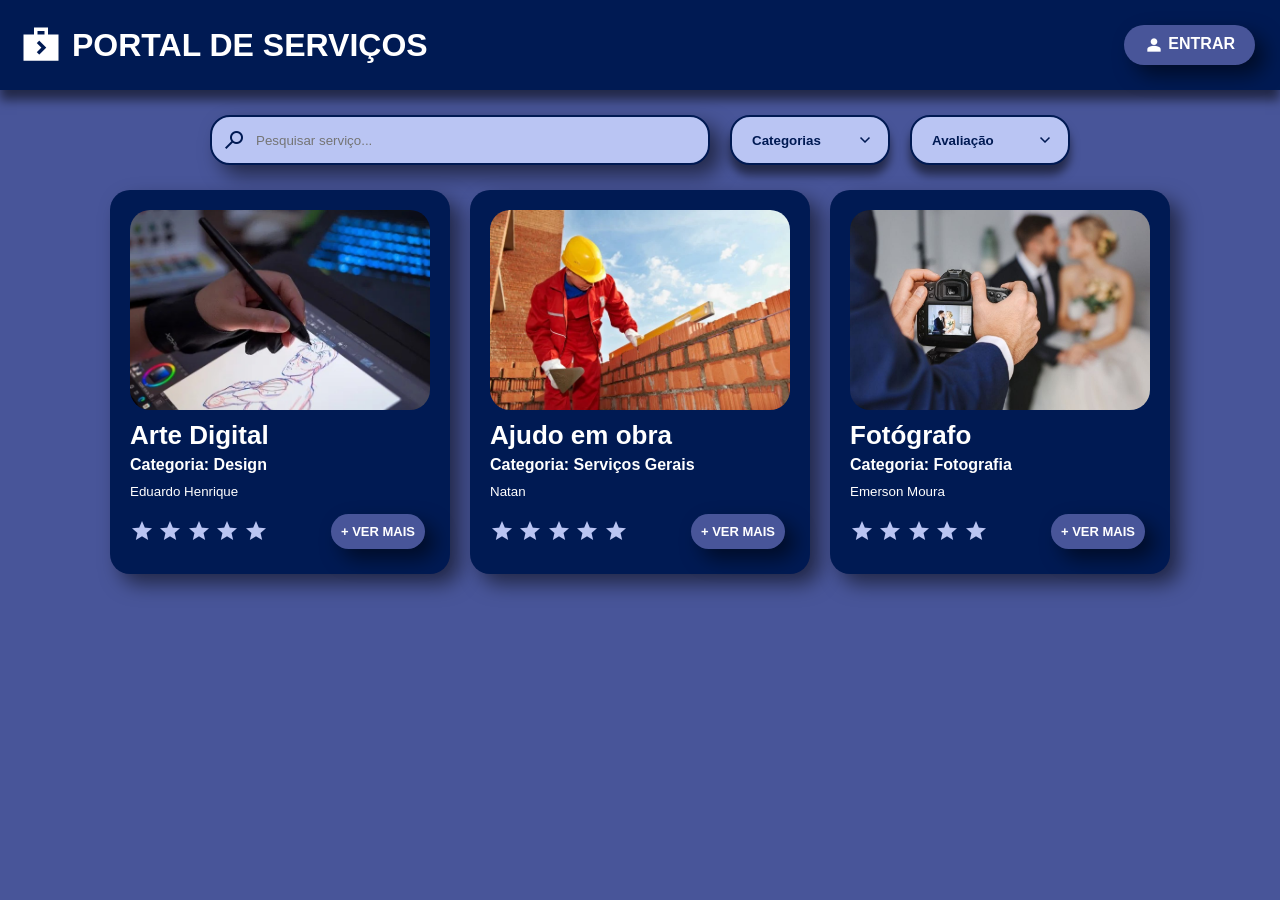
<file: index.html>
<!DOCTYPE html>
<html lang="pt-br">
<head>
    <meta charset="UTF-8">
    <meta name="viewport" content="width=device-width, initial-scale=1.0">
    <title>Portal de Serviços</title>
    <link rel="stylesheet" href="style/style.css">
    <link rel="shortcut icon" href="/img/favicon.svg" type="image/x-icon">
    <link rel="stylesheet" href="https://fonts.googleapis.com/css2?family=Material+Symbols+Outlined:opsz,wght,FILL,GRAD@20..48,100..700,0..1,-50..200&" />
</head>
<body>
    <header>
        <div class="title-wrapper">
            <span class="material-symbols-outlined" id="logo-icon">next_week</span>
            <h1 id="title-h1">PORTAL DE SERVIÇOS</h1>
        </div>
        <div class="btn-container">
            <button id="btn-enter">
                <span class="material-symbols-outlined">person</span>
                ENTRAR
            </button>
        </div>
    </header>
    <main>
        <nav>
            <div class="search-wrapper">
                <span class="material-symbols-outlined">search</span>
                <input class="search-input" id="search-input" type="text" placeholder="Pesquisar serviço...">
            </div>

            <div class="filter-container">
                <div class="select-wrapper">
                    <select name="categoria" id="categoria">
                        <option value="" selected>Categorias</option>
                        <option value="Design">Design</option>
                        <option value="Serviços Gerais">Serviços Gerais</option>
                        <option value="Fotografia">Fotografia</option>
                    </select>
                </div>

                <div class="select-wrapper">
                    <select name="estrelas" id="estrelas">
                        <option value="" selected>Avaliação</option>
                        <option value="1">★</option>
                        <option value="2">★★</option>
                        <option value="3">★★★</option>
                        <option value="4">★★★★</option>
                        <option value="5">★★★★★</option>
                    </select>
                </div>

                <button id="btn-add" style="display: none;">
                    <span class="material-symbols-outlined" onclick="window.location.href='pages/post-service.html'">Add_2</span>
                </button>
            </div>
        </nav>

        <div class="service-container">
            <div class="card">
                <div class="card-img-container">
                    <img class="card-img" src="img/desenho.jpeg" alt="Desenho anime">
                </div>
                <h2 class="titulo">Arte Digital</h2>
                <h3 class="categoria">Categoria: Design</h3>
                <h4 class="nome">Eduardo Henrique</h4>
                <div class="info-card-container">
                    <div class="stars-box">
                        <span class="material-symbols-outlined">star</span>
                        <span class="material-symbols-outlined">star</span>
                        <span class="material-symbols-outlined">star</span>
                        <span class="material-symbols-outlined">star</span>
                        <span class="material-symbols-outlined">star</span>
                    </div>
                    <button class="ver-mais">+ VER MAIS</button>
                </div>
            </div>

            <div class="card">
                <div class="card-img-container">
                    <img class="card-img" src="img/trabalhador.jpeg" alt="Trabalhador">
                </div>
                <h2 class="titulo">Ajudo em obra</h2>
                <h3 class="categoria">Categoria: Serviços Gerais</h3>
                <h4 class="nome">Natan</h4>
                <div class="info-card-container">
                    <div class="stars-box">
                        <span class="material-symbols-outlined">star</span>
                        <span class="material-symbols-outlined">star</span>
                        <span class="material-symbols-outlined">star</span>
                        <span class="material-symbols-outlined">star</span>
                        <span class="material-symbols-outlined">star</span>
                    </div>
                    <button class="ver-mais">+ VER MAIS</button>
                </div>
            </div>

            <div class="card">
                <div class="card-img-container">
                    <img class="card-img" src="img/foto-casamento.jpeg" alt="Emerson Moura">
                </div>
                <h2 class="titulo">Fotógrafo</h2>
                <h3 class="categoria">Categoria: Fotografia</h3>
                <h4 class="nome">Emerson Moura</h4>
                <div class="info-card-container">
                    <div class="stars-box">
                        <span class="material-symbols-outlined">star</span>
                        <span class="material-symbols-outlined">star</span>
                        <span class="material-symbols-outlined">star</span>
                        <span class="material-symbols-outlined">star</span>
                        <span class="material-symbols-outlined">star</span>
                    </div>
                    <button class="ver-mais">+ VER MAIS</button>
                </div>
            </div>
        </div>
    </main>
    <script src="scripts/script.js"></script>
</body>
</html>
</file>
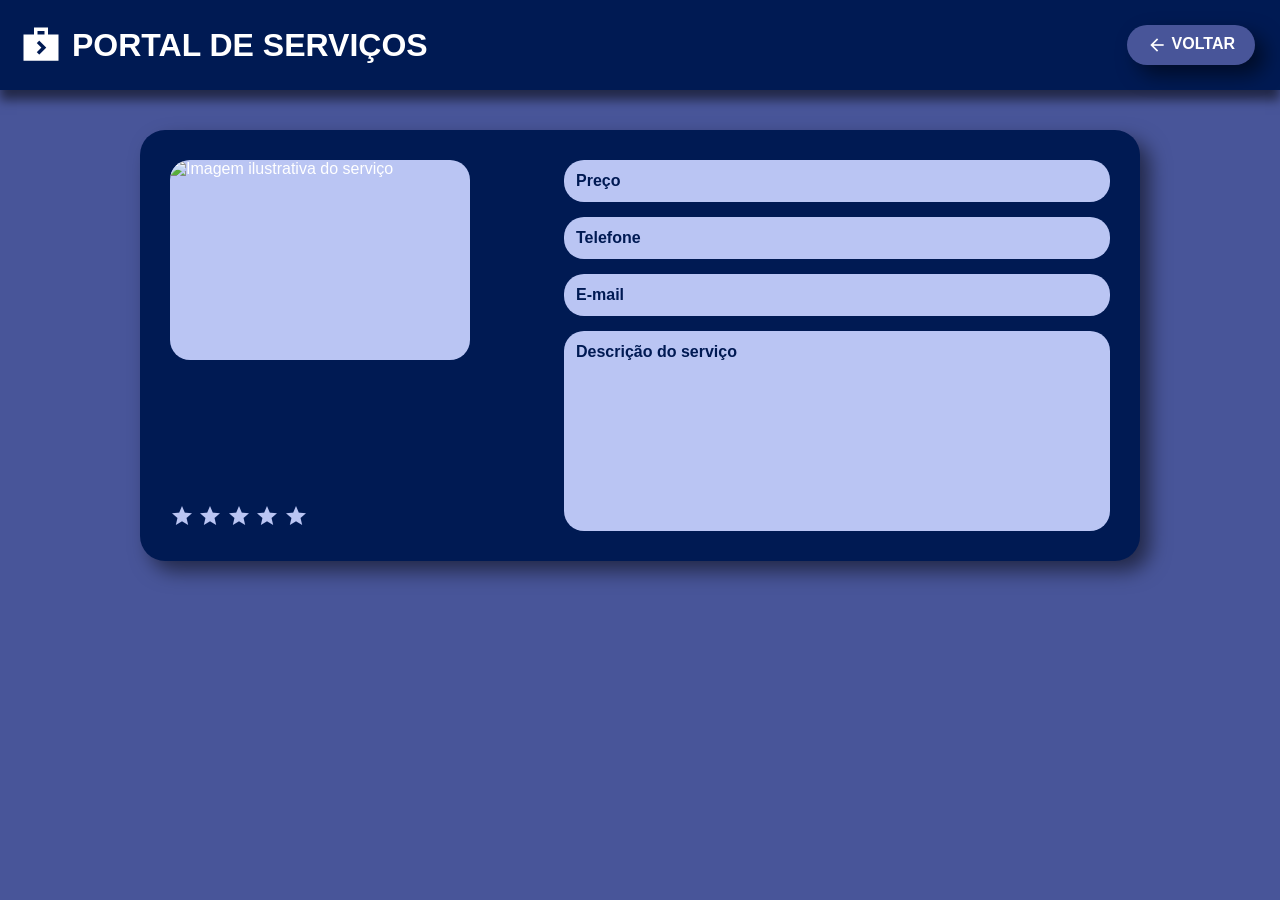
<file: pages/detalhes.html>
<!DOCTYPE html>
<html lang="pt-br">
<head>
    <meta charset="UTF-8">
    <meta name="viewport" content="width=device-width, initial-scale=1.0">
    <title>Detalhes do Serviço</title>

    <link rel="stylesheet" href="../style/style.css">
    <link rel="shortcut icon" href="../img/favicon.svg">
    <link rel="stylesheet" href="https://fonts.googleapis.com/css2?family=Material+Symbols+Outlined:opsz,wght,FILL,GRAD@20..48,100..700,0..1,-50..200" />
</head>

<body>

<header>
    <div class="title-wrapper">
        <span class="material-symbols-outlined" id="logo-icon">next_week</span>
        <h1 id="title-h1">PORTAL DE SERVIÇOS</h1>
    </div>

    <div class="btn-container">
        <button onclick="voltar()">
            <span class="material-symbols-outlined">arrow_back</span>
            VOLTAR
        </button>
    </div>
</header>

<main>

    <div class="detalhes-container">

        <div class="detalhes-left">
            <div class="card-img-container">
                <img id="imagem" class="card-img" alt="Imagem ilustrativa do serviço">
            </div>

            <div class="detalhes-textos">
                <h2 id="titulo"></h2>
                <h3 id="categoria"></h3>
                <h4 id="nome"></h4>
            </div>

            <div class="stars-box">
                <span class="material-symbols-outlined">star</span>
                <span class="material-symbols-outlined">star</span>
                <span class="material-symbols-outlined">star</span>
                <span class="material-symbols-outlined">star</span>
                <span class="material-symbols-outlined">star</span>
            </div>
        </div>

        <div class="detalhes-right">
            <div class="info-box" id="preco">Preço</div>
            <div class="info-box" id="telefone">Telefone</div>
            <div class="info-box" id="email">E-mail</div>
            <div class="descricao-box" id="descricao">Descrição do serviço</div>
        </div>

    </div>

</main>

<script>
const dados = JSON.parse(localStorage.getItem('dadosCard'))

if (dados) {
    document.getElementById('titulo').innerText = dados.titulo
    document.getElementById('categoria').innerText = dados.categoria
    document.getElementById('nome').innerText = dados.nome
    document.getElementById('imagem').src = dados.imagem
}

function voltar() {
    window.history.back()
}

document.addEventListener('keydown', (e) => {
    if (e.key === 'Escape') {
        voltar()
    }
})
</script>

</body>
</html>
</file>
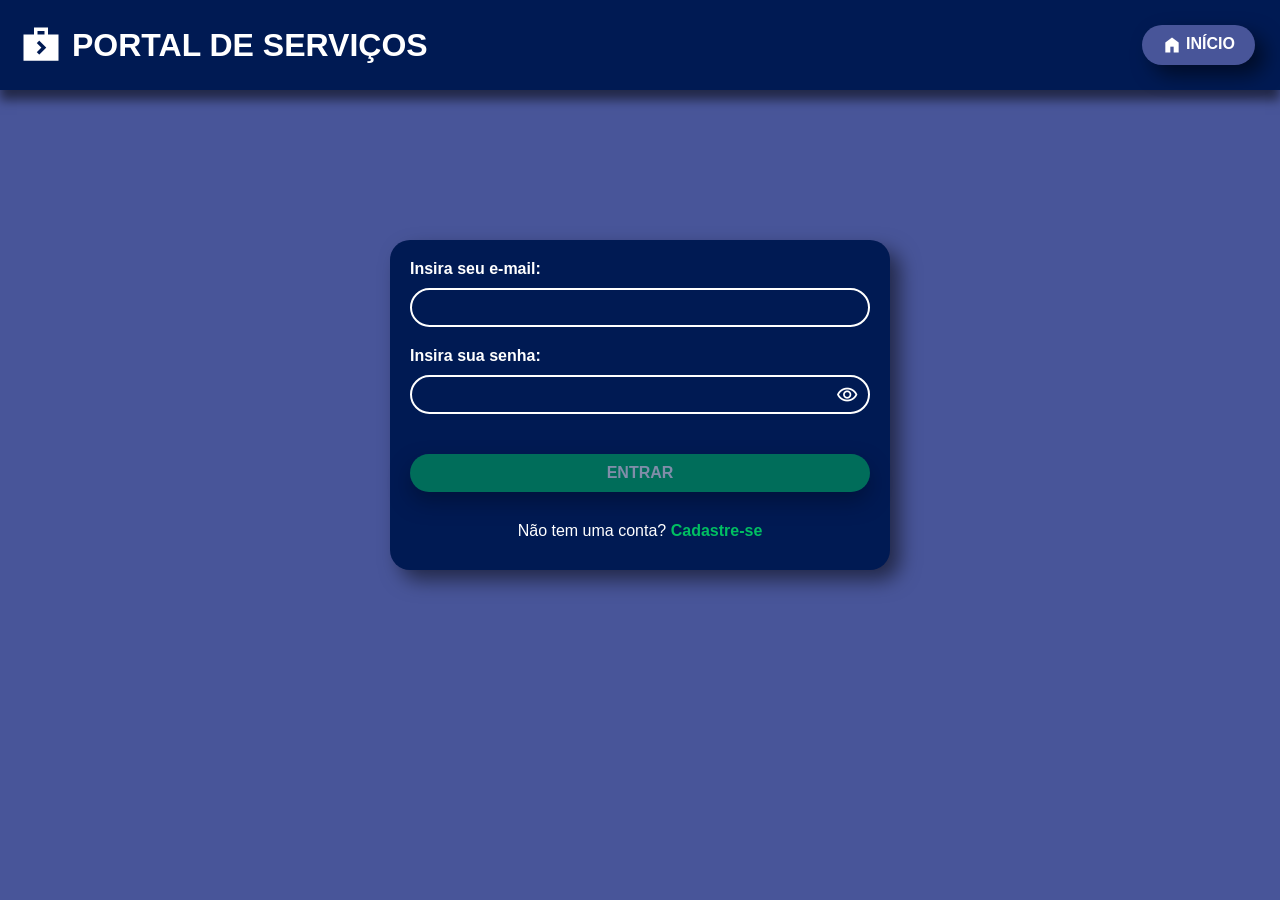
<file: pages/login.html>
<!DOCTYPE html>
<html lang="pt-br">
<head>
    <meta charset="UTF-8">
    <meta name="viewport" content="width=device-width, initial-scale=1.0">
    <title>Portal de Serviços</title>
    <link rel="stylesheet" href="../style/style.css">
    <link rel="stylesheet" href="../style/login.css">
    <link rel="shortcut icon" href="../img/favicon.svg" type="image/x-icon">
    <link rel="stylesheet" href="https://fonts.googleapis.com/css2?family=Material+Symbols+Outlined:opsz,wght,FILL,GRAD@20..48,100..700,0..1,-50..200&" />
</head>
<body>
    <header>
        <div class="title-wrapper">
            <span class="material-symbols-outlined" id="logo-icon">next_week</span>
            <h1 id="title-h1">PORTAL DE SERVIÇOS</h1>
        </div>
        <div class="btn-container">
            <button id="btn-home">
                <span class="material-symbols-outlined">Home</span>
                INÍCIO
            </button>
        </div>
    </header>
    <main>
        <div class="login-card">
            <h2>Insira seu e-mail:</h2>
            <input type="email" name="email" id="email" required>
            <h2>Insira sua senha:</h2>
            <div class="password-wrapper">
                <input type="password" name="password" id="password" required>
                <span class="material-symbols-outlined" id="toggle-password" aria-label="Mostrar senha">visibility</span>
            </div>
            <button id="login-btn" disabled>ENTRAR</button>
            <p class="register-link">Não tem uma conta? <a href="register.html" class="register-link">Cadastre-se</a></p>
        </div>
    </main>
    <script src="../scripts/script.js"></script>
    <script src="../scripts/login.js"></script>
</body>
</html>
</file>
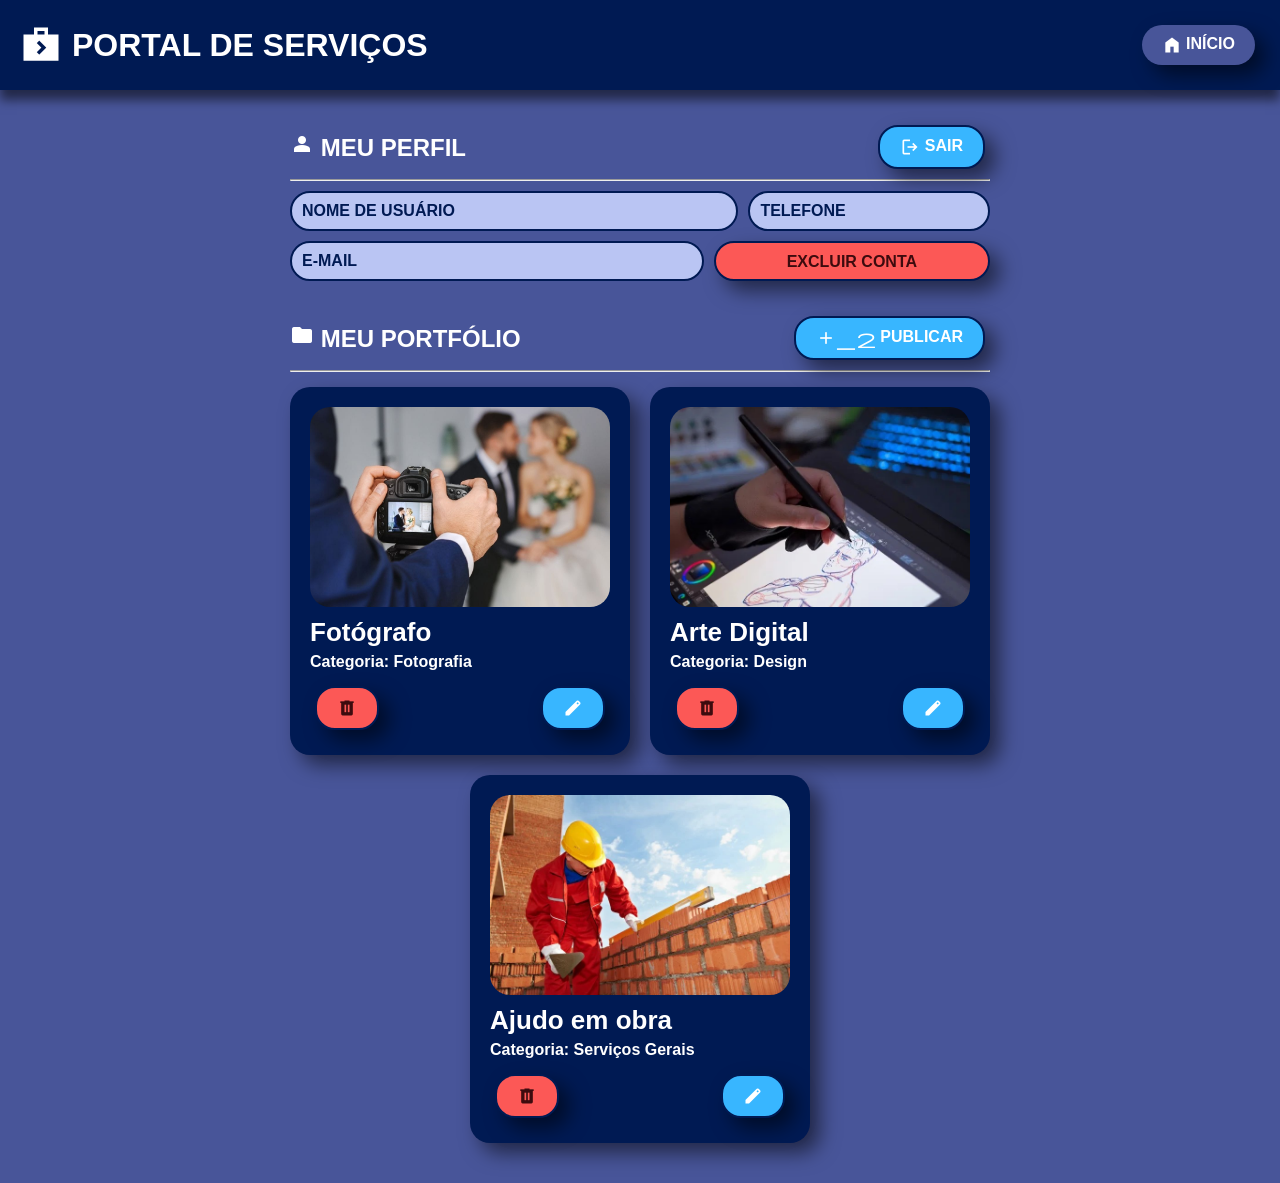
<file: pages/perfil.html>
<!DOCTYPE html>
<html lang="pt-br">
<head>
    <meta charset="UTF-8">
    <meta name="viewport" content="width=device-width, initial-scale=1.0">
    <title>Portal de Serviços</title>
    <link rel="stylesheet" href="../style/style.css">
    <link rel="stylesheet" href="../style/perfil.css">
    <link rel="shortcut icon" href="../img/favicon.svg" type="image/x-icon">
    <link rel="stylesheet" href="https://fonts.googleapis.com/css2?family=Material+Symbols+Outlined:opsz,wght,FILL,GRAD@20..48,100..700,0..1,-50..200&" />
</head>
<body>
    <header>
        <div class="title-wrapper">
            <span class="material-symbols-outlined" id="logo-icon">next_week</span>
            <h1 id="title-h1">PORTAL DE SERVIÇOS</h1>
        </div>
        <div class="btn-container">
            <button id="btn-home">
                <span class="material-symbols-outlined">home</span>
                INÍCIO
            </button>
        </div>
    </header>
    <main>
        <div class="perfil-container">
            <div class="title-wrapper">
                <h2>
                    <span class="material-symbols-outlined">person</span>
                    MEU PERFIL
                </h2>
                <button class="title-btn" id="btn-logout">
                    <span class="material-symbols-outlined">logout</span>
                    SAIR
                </button>
            </div>
            <hr>
            <div class="frames-container">
                <div class="infos-wrapper">
                    <h3 class="perfil-frame" id="username">NOME DE USUÁRIO</h3>
                    <h3 class="perfil-frame" id="phone">TELEFONE</h3>
                </div>
                <div class="infos-wrapper">
                    <h3 class="perfil-frame" id="email">E-MAIL</h3>
                    <button id="delete-account-btn">EXCLUIR CONTA</button>
                </div>
            </div>
        </div>

        <div class="portfolio-container">
            <div class="title-wrapper">
                <h2>
                    <span class="material-symbols-outlined">folder</span>
                    MEU PORTFÓLIO
                </h2>
                <button class="title-btn" id="btn-post">
                    <span class="material-symbols-outlined">add_2</span>
                    PUBLICAR
                </button>
            </div>
            <hr>
            <div class="portfolio-card">
                <div class="card">
                    <div class="card-img-container">
                        <img class="card-img" src="../img/foto-casamento.jpeg" alt="Emerson Moura">
                    </div>
                    <h2>Fotógrafo</h2>
                    <h3>Categoria: Fotografia</h3>
                    <div class="btn-wrapper">
                        <button class="delete-card-btn">
                            <span class="material-symbols-outlined">delete</span>
                        </button>
                        <button class="edit-card-btn">
                            <span class="material-symbols-outlined">edit</span>
                        </button>
                    </div>
                </div>
                <div class="card">
                    <div class="card-img-container">
                        <img class="card-img" src="../img/desenho.jpeg" alt="Desenho">
                    </div>
                    <h2>Arte Digital</h2>
                    <h3>Categoria: Design</h3>
                    <div class="btn-wrapper">
                        <button class="delete-card-btn">
                            <span class="material-symbols-outlined">delete</span>
                        </button>
                        <button class="edit-card-btn">
                            <span class="material-symbols-outlined">edit</span>
                        </button>
                    </div>
                </div>
                <div class="card">
                    <div class="card-img-container">
                        <img class="card-img" src="../img/trabalhador.jpeg" alt="Trabalhador">
                    </div>
                    <h2>Ajudo em obra</h2>
                    <h3>Categoria: Serviços Gerais</h3>
                    <div class="btn-wrapper">
                        <button class="delete-card-btn">
                            <span class="material-symbols-outlined">delete</span>
                        </button>
                        <button class="edit-card-btn">
                            <span class="material-symbols-outlined">edit</span>
                        </button>
                    </div>
                </div>
            </div>
        </div>
    </main>
    <script src="../scripts/script.js"></script>
    <script src="../scripts/perfil.js"></script>
</body>
</html>
</file>
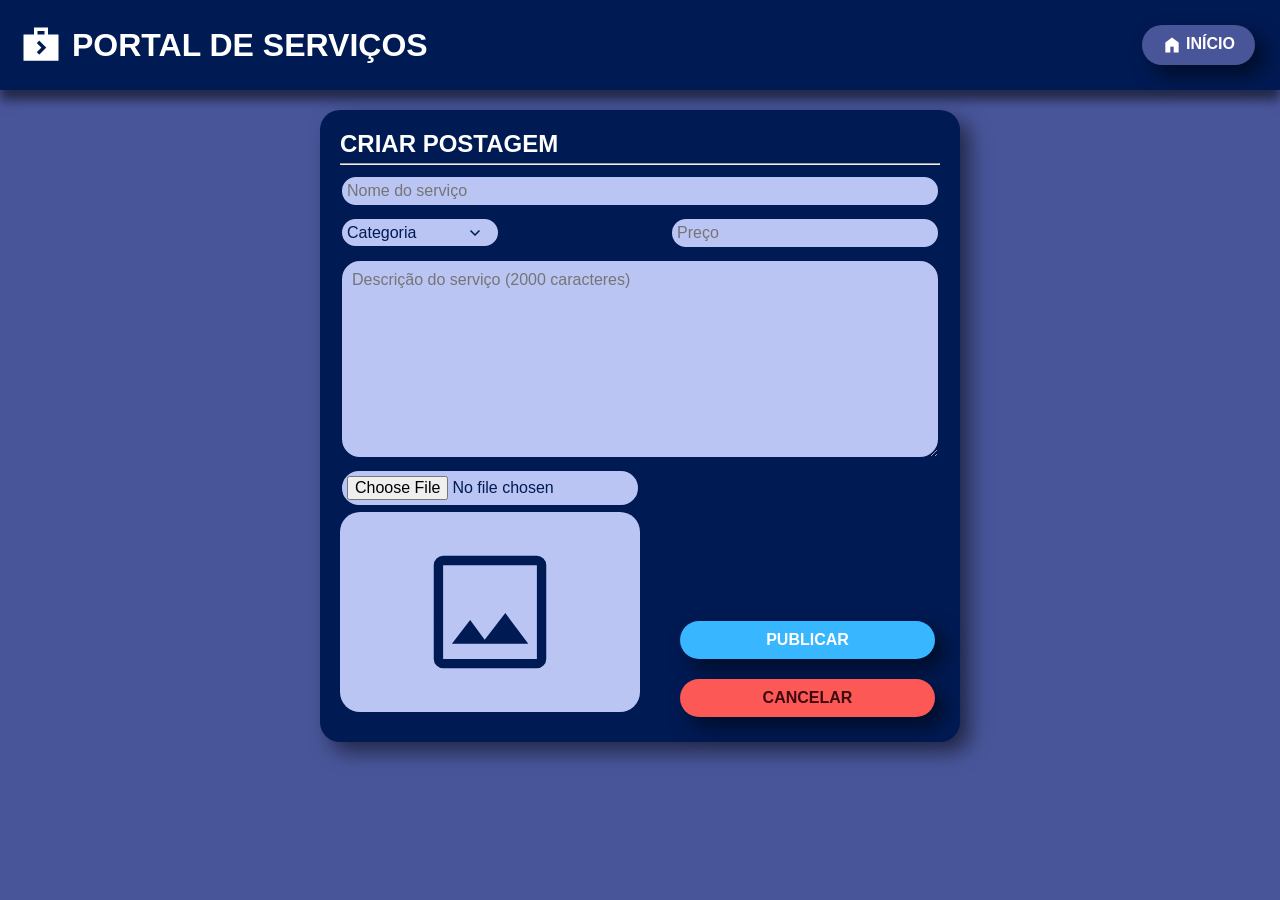
<file: pages/post-service.html>
<!DOCTYPE html>
<html lang="pt-br">
<head>
    <meta charset="UTF-8">
    <meta name="viewport" content="width=device-width, initial-scale=1.0">
    <title>Portal de Serviços</title>
    <link rel="stylesheet" href="../style/style.css">
    <link rel="shortcut icon" href="../img/favicon.svg" type="image/x-icon">
    <link rel="stylesheet" href="../style/post-service.css">
    <link rel="stylesheet" href="https://fonts.googleapis.com/css2?family=Material+Symbols+Outlined:opsz,wght,FILL,GRAD@20..48,100..700,0..1,-50..200&" />
</head>
<body>
    <header>
        <div class="title-wrapper">
            <span class="material-symbols-outlined" id="logo-icon">next_week</span>
            <h1 id="title-h1">PORTAL DE SERVIÇOS</h1>
        </div>
        <div class="btn-container">
            <button id="btn-home">
                <span class="material-symbols-outlined">home</span>
                INÍCIO
            </button>
        </div>
    </header>
    <main>
        <h2>CRIAR POSTAGEM</h2>
        <hr>
        <div class="post-container">
            <div class="infos-post-container">
                <input type="text" name="name" id="name" placeholder="Nome do serviço">
                <div id="select-price-wrapper">
                    <div class="select-wrapper">
                        <select name="category" id="category">
                            <option value="" selected disabled hidden>Categoria</option>
                            <option value="recreacao">Recreação</option>
                            <option value="design">Design</option>
                            <option value="servicos-gerais">Serviços Gerais</option>
                            <option value="outro">Outro</option>
                        </select>
                    </div>
                    <input type="text" name="price" id="price" placeholder="Preço" inputmode="decimal">
                </div>
                <textarea name="description" id="description" placeholder="Descrição do serviço (2000 caracteres)" maxlength="2000"></textarea>
            </div>
            <div class="bottom-container">
                <div class="attachments-container">
                    <input type="file" name="image-file" id="image-file" accept="image/*">
                    <div class="card-img-container">
                        <img src="../img/img-preview.svg" alt="Imagem do serviço" class="card-img" id="preview-image">
                    </div>
                </div>
                <div class="btn-post-container">
                    <button id="cancel-post-btn">CANCELAR</button>
                    <button id="publish-btn">PUBLICAR</button>
                </div>
            </div>
        </div>
    </main>
    <script src="../scripts/script.js"></script>
</body>
</html>
</file>
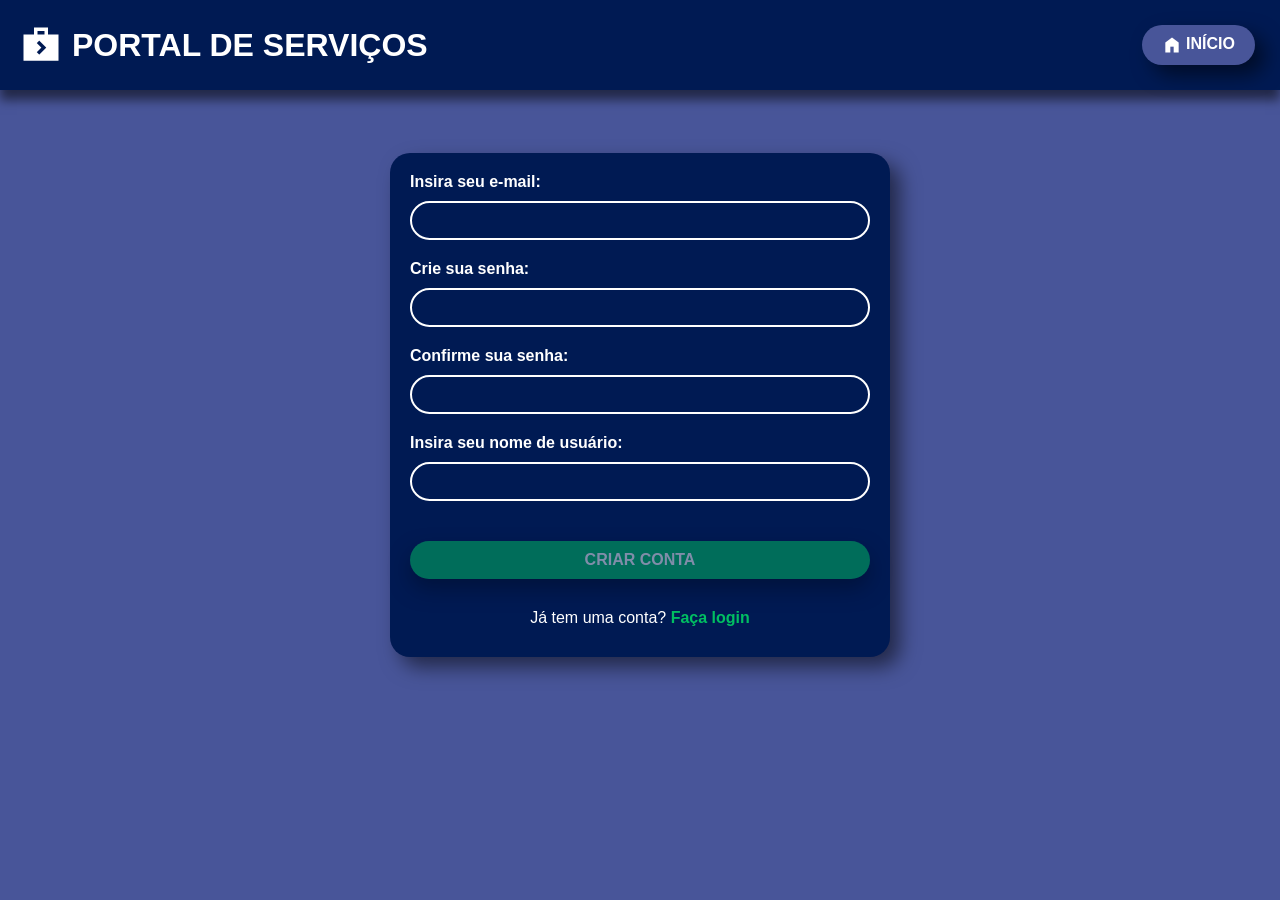
<file: pages/register.html>
<!DOCTYPE html>
<html lang="pt-br">
<head>
    <meta charset="UTF-8">
    <meta name="viewport" content="width=device-width, initial-scale=1.0">
    <title>Portal de Serviços</title>
    <link rel="stylesheet" href="../style/style.css">
    <link rel="stylesheet" href="../style/login.css">
    <link rel="shortcut icon" href="../img/favicon.svg" type="image/x-icon">
    <link rel="stylesheet" href="https://fonts.googleapis.com/css2?family=Material+Symbols+Outlined:opsz,wght,FILL,GRAD@20..48,100..700,0..1,-50..200&" />
</head>
<body>
    <header>
        <div class="title-wrapper">
            <span class="material-symbols-outlined" id="logo-icon">next_week</span>
            <h1 id="title-h1">PORTAL DE SERVIÇOS</h1>
        </div>
        <div class="btn-container">
            <button id="btn-home">
                <span class="material-symbols-outlined">Home</span>
                INÍCIO
            </button>
        </div>
    </header>
    <main>
        <div class="login-card">
            <h2>Insira seu e-mail:</h2>
            <input type="email" name="email" id="email">
            <h2>Crie sua senha:</h2>
            <input type="password" name="password" id="password">
            <h2>Confirme sua senha:</h2>
            <input type="password" name="confirm-password" id="confirm-password">
            <h2>Insira seu nome de usuário:</h2>
            <input type="text" name="username" id="username">
            <button id="create-btn" disabled>CRIAR CONTA</button>
            <p class="register-link">Já tem uma conta? <a href="login.html" class="register-link">Faça login</a></p>
        </div>
    </main>
    <script src="../scripts/script.js"></script>
    <script src="../scripts/register.js"></script>
</body>
</html>
</file>
<file: style/style.css>
@charset "UTF-8";

:root {
    --primary-color: #001a53;
    --secundary-color: #bac5f3;
    --background-color: #485599;
    --shadow-color: #00000085;
    --btn-color-green: #00bf62;
    --btn-color-red: #fc5856;
    --font-color-red: #3d0b0e;
    --post-btn-color: #38b6ff;
}

* {
    margin: 0;
    padding: 0;
    box-sizing: border-box;
}

.material-symbols-outlined {
    align-items: center;
    font-variation-settings:
    'FILL' 1,
    'wght' 400,
    'GRAD' 0,
    'opsz' 24
}

body {
    font-family: Arial, sans-serif;
    background-color: var(--background-color);
    color: white;
}

/* mobile */
@media (max-width: 768px) {
    h1#title-h1 {
        display: none;
    }

    nav {
        flex-direction: column;
        gap: 10px;
    }

    .filter-container {
        justify-content: space-between;
    }
}

hr {
    color: var(--secundary-color);
    margin: 5px 0px;
}

header {
    background-color: var(--primary-color);
    padding: 20px;
    display: flex;
    justify-content: space-between;
    align-items: center;
    box-shadow: 0px 10px 10px var(--shadow-color);
}

div.title-wrapper {
    display: flex;
    align-items: center;
    gap: 10px;
}

div.title-wrapper #logo-icon {
    font-size: 42px;
}

nav {
    display: flex;
    align-items: center;
    justify-content: center;
    gap: 20px;
    margin: 25px 0px;
}

.search-wrapper, nav select {
    border-radius: 20px;
    padding: 10px 20px;
    border: 2px solid var(--primary-color);
    background-color: var(--secundary-color);
    color: var(--primary-color);
    font-weight: bolder;
    box-shadow: 0px 10px 10px var(--shadow-color);
    height: 50px;
}

.search-wrapper {
    display: flex;
    align-items: center;
    padding: 0 10px;
    height: 50px;
    border-radius: 20px;
    background: var(--secundary-color);
    border: 2px solid var(--primary-color);
    box-shadow: 10px 10px 20px var(--shadow-color);
    width: 80%;
    max-width: 500px;
}

.search-wrapper .material-symbols-outlined {
    font-size: 24px;
    line-height: 1;
    display: inline-flex;
    align-items: center;
    justify-content: center;
    transform: scaleX(-1);
}

.filter-container {
    display: flex;
    align-items: center;
    justify-content: center;
    gap: 20px;
    flex-wrap: nowrap;
    width: auto;
    max-width: none;
}

input.search-input {
    color: var(--primary-color);
    height: 100%;
    width: 100%;
    border: none;
    background-color: transparent;
    margin-left: 5px;
    padding-left: 5px;
}

input.search-input:focus {
    outline: none;
}

select {
  appearance: none;
  -webkit-appearance: none;
  -moz-appearance: none;
}

.select-wrapper {
    position: relative;
    width: 160px;

    select {
        padding-right: 40px;
        width: 100%;
    }
}

.select-wrapper::after {
  content: "keyboard_arrow_down";
  font-family: "Material Symbols Outlined";
  font-size: 20px;
  position: absolute;
  right: 15px;
  top: 50%;
  transform: translateY(-50%);
  pointer-events: none;
  color: var(--primary-color);
}

input.search-input {
    width: 30vw;
}

button {
    background-color: var(--background-color);
    color: white;
    border: none;
    padding: 10px 20px;
    cursor: pointer;
    font-size: 16px;
    border-radius: 20px;
    font-weight: bolder;
    box-shadow: 10px 10px 20px var(--shadow-color);
    margin: 5px;
}

button:disabled {
    opacity: 0.5;
}

button#btn-add {
    width: 52px;
    height: 52px;
    min-width: 52px;
    min-height: 52px;
    padding: 0;
    border-radius: 50%;
    display: flex;
    align-items: center;
    justify-content: center;
    background-color: var(--secundary-color);
    color: var(--primary-color);
    border: 2px solid var(--primary-color);
    margin: 0px;

    @media (max-width: 442px) {
        width: 80vw;
        border-radius: 20px;;
    }
}

button .material-symbols-outlined {
  vertical-align: top;
  font-size: 20px;
  line-height: 1;
}

div.service-container {
    display: flex;
    flex-wrap: wrap;
    gap: 20px;
    justify-content: center;
}

div.card {
    background-color: var(--primary-color);
    padding: 20px;
    border-radius: 20px;
    box-shadow: 10px 10px 20px var(--shadow-color);
}

div.card-img-container {
    width: 100%;
    max-width: 300px;
    aspect-ratio: 3 / 2;
    overflow: hidden;
    border-radius: 20px;
    margin-bottom: 10px;
    background-color: var(--secundary-color);
}

img.card-img {
    width: 100%;
    height: 100%;
    object-fit: cover;
}

div.info-card-container {
    display: flex;
    justify-content: space-between;
    align-items: center;
}

.card {    
    width: 340px;

    h2 {
        font-size: 26px;
        font-weight: bold;
        margin-bottom: 5px;
    }

    h3 {
        font-size: medium;
        font-weight: bold;
        margin-bottom: 10px;
    }

    h4 {
        font-size: smaller;
        font-weight: lighter;
        margin-bottom: 10px;
    }
}

div.stars-box > .material-symbols-outlined {
    color: var(--secundary-color);
}

button.ver-mais {
    font-weight: bold;
    font-size: small;
    padding: 10px;
}

.detalhes-container {
    background: var(--primary-color);
    margin: 40px auto;
    padding: 30px;
    border-radius: 25px;
    width: 90%;
    max-width: 1000px;
    display: flex;
    gap: 30px;
    align-items: stretch;
    box-shadow: 10px 10px 20px var(--shadow-color);
}

.detalhes-left {
    width: 40%;
    display: flex;
    flex-direction: column;
}

.detalhes-right {
    width: 60%;
    display: flex;
    flex-direction: column;
    gap: 15px;
}

.input {
    padding: 12px;
    border-radius: 20px;
    border: 2px solid var(--primary-color);
    background: var(--secundary-color);
    color: var(--primary-color);
    font-weight: bold;
}

.textarea {
    height: 200px;
    padding: 15px;
    border-radius: 20px;
    border: 2px solid var(--primary-color);
    background: var(--secundary-color);
    color: var(--primary-color);
    resize: none;
}

.info-box,
.descricao-box {
    padding: 12px;
    border-radius: 20px;
    background: var(--secundary-color);
    color: var(--primary-color);

    font-family: Arial, sans-serif;
    font-size: 16px;
    font-weight: bold;
}

.descricao-box {
    height: 200px;
    overflow-y: auto;
}

#nome {
    font-weight: lighter;
}

.detalhes-textos {
    margin-bottom: 10px;
}

.detalhes-left h2 {
    font-size: 26px;
    font-weight: bold;
    margin-bottom: 5px;
}

.detalhes-left h3 {
    font-size: medium;
    font-weight: bold;
    margin-bottom: 10px;
}

.detalhes-left h4 {
    font-size: smaller;
    font-weight: lighter;
    margin-bottom: 10px;
}

.detalhes-left .stars-box {
    margin-top: auto;
}

.detalhes-left .material-symbols-outlined {
    color: var(--secundary-color);
}

.detalhes-left .material-symbols-outlined {
    font-variation-settings: 'FILL' 1;
}

@media screen and (max-width: 768px) {

    .detalhes-container {
        width: calc(100% - 32px);
        margin: 20px auto;
        padding: 16px;

        display: flex;
        flex-direction: column;
        gap: 20px;
    }

    .detalhes-left,
    .detalhes-right {
        width: 100%;
    }

    .detalhes-left {
        display: flex;
        flex-direction: column;
    }

    .detalhes-left .card-img-container {
        width: 100%;
        max-width: 100%;
        aspect-ratio: 3 / 2;
    }

    .detalhes-right {
        display: flex;
        flex-direction: column;
        gap: 12px;
    }

    .info-box,
    .descricao-box {
        width: 100%;
    }

    .descricao-box {
        height: auto;
        min-height: 150px;
    }
}
</file>
<file: style/login.css>
@charset "UTF-8";

:root {
    --primary-color: #001a53;
    --secundary-color: #bac5f3;
    --background-color: #485599;
    --shadow-color: #00000085;
    --btn-color-green: #00bf62;
    --btn-color-red: #fc5856;
    --font-color-red: #3d0b0e;
    --post-btn-color: #38b6ff;
}
* {
    margin: 0;
    padding: 0;
    box-sizing: border-box;
}

main {
    display: flex;
    justify-content: center;
    align-items: center;
    height: 70vh;
}

div.login-card {
    background-color: var(--primary-color);
    margin: 20px auto;
    padding: 20px;
    border-radius: 20px;
    box-shadow: 10px 10px 20px var(--shadow-color);
    width: 80%;
    max-width: 500px;
    display: flex;
    flex-direction: column;
}

input {
    padding: 10px;
    margin: 10px 0 20px 0px;
    border: 2px solid white;
    border-radius: 20px;
    background-color: transparent;
    color: white;
    width: 100%;
}

.password-wrapper {
    position: relative;
    width: 100%;
}

.password-wrapper input {
    padding-right: 48px;
}

#toggle-password {
    position: absolute;
    top: 27%;
    right: 12px;
    cursor: pointer;
    color: white;
    font-size: 1.4rem;
    user-select: none;
    z-index: 1;

    font-variation-settings: 'FILL' 0;
}

button#login-btn, button#create-btn {
    background-color: var(--btn-color-green);
    box-shadow: 0px 10px 20px var(--shadow-color);
    margin: 20px 0px;
}

p.register-link {
    color: white;
    text-align: center;
    margin: 10px 0px;
}

a.register-link {
    color: var(--btn-color-green);
    font-weight: bolder;
    text-decoration: none;
}

h2 {
    font-weight: thin;
    font-size: medium;
}
</file>
<file: style/perfil.css>
@charset "UTF-8";

:root {
    --primary-color: #001a53;
    --secundary-color: #bac5f3;
    --background-color: #485599;
    --shadow-color: #00000085;
    --btn-color-green: #00bf62;
    --btn-color-red: #fc5856;
    --font-color-red: #3d0b0e;
    --post-btn-color: #38b6ff;
}

* {
    margin: 0;
    padding: 0;
    box-sizing: border-box;
}

div.perfil-container, div.portfolio-container {
    margin: 30px auto;
    width: 80%;
    max-width: 700px;
}

div.frame-container {
    display: flex;
    align-items: center;
    gap: 20px;
    padding: 20px;
    width: 100%;
}

div.infos-wrapper {
    display: flex;
    flex-direction: row;
    align-content: center;
    justify-content: center;
    width: 100%;
    gap: 10px;
    margin: 10px 0px;
}

h3.perfil-frame {
    display: flex;
    align-items: center;
    background-color: var(--secundary-color);
    color: var(--primary-color);
    padding: 10px;
    border-radius: 20px;
    border: 2px solid var(--primary-color);
    font-size: medium;
    height: 40px;
}

h3#username {
    width: 65%;
    height: 40px;
}

h3#phone {
    width: 35%;
    height: 40px;
}

h3#email {
    width: 60%;
    height: 40px;
}

button#delete-account-btn {
    background-color: var(--btn-color-red);
    color: var(--font-color-red);
    border: 2px solid var(--primary-color);
    width: 40%;
    margin: 0px;
    height: 40px;

    @media (max-width: 562px) {
        font-size: 10px;
    }
}

div.title-wrapper {
    display: flex;
    justify-content: space-between;
    align-items: center;
    flex-direction: row;
}

button.title-btn {
    background-color: var(--post-btn-color);
    border: 2px solid var(--primary-color);
}

div.portfolio-card {
  display: flex;
  flex-wrap: wrap;
  justify-content: center;
  gap: 20px;
  padding: 10px 0px;
}

div.card {
  width: 340px;
}

div.btn-wrapper {
    display: flex;
    justify-content: space-between;
    align-items: center;
}

button.edit-card-btn {
    background-color: var(--post-btn-color);
    border: 2px solid var(--primary-color);
}

button.delete-card-btn {
    background-color: var(--btn-color-red);
    color: var(--font-color-red);
    border: 2px solid var(--primary-color);
}
</file>
<file: style/post-service.css>
@charset "UTF-8";

:root {
    --primary-color: #001a53;
    --secundary-color: #bac5f3;
    --background-color: #485599;
    --shadow-color: #00000085;
    --btn-color-green: #00bf62;
    --btn-color-red: #fc5856;
    --font-color-red: #3d0b0e;
    --post-btn-color: #38b6ff;

    --font-primary: Arial, sans-serif;
}

* {
    margin: 0;
    padding: 0;
    box-sizing: border-box;
}

@media (min-width: 769px) {
    div.attachments-container {
        width: 50%;
        max-width: 300px;
    }
    
    div.bottom-container {
        display: flex;
        justify-content: space-between;
        flex-direction: row;
        align-items: end;
    }

    div.btn-post-container {
        flex-direction: column-reverse;
        justify-content: end;
        align-items: end;
        width: 50%;

        button {
            width: 85%;
        }
    }
}

main {
    padding: 20px;
    margin: 20px auto;
    max-width: 640px;
    width: 80%;
    background-color: var(--primary-color);
    border-radius: 20px;
    box-shadow: 10px 10px 20px var(--shadow-color);
}

input, select, textarea {
    padding: 5px;
    background-color: var(--secundary-color);
    border: 2px solid var(--primary-color);
    color: var(--primary-color);
    border-radius: 20px;
    font-size: medium;
    margin: 5px 0px;

    #name {
        width: 100%;
    }
}

#price {
    width: 45%;
}

#category {
    width: 100%;
}

#description {
    width: 100%;
    height: 40vw;
    max-height: 200px;
    vertical-align: top;
    padding: 10px;
    font-family: var(--font-primary);
}

div.infos-post-container {
    display: flex;
    flex-direction: column;
}

div#select-price-wrapper {
    display: flex;
    flex-direction: row;
    justify-content: space-between;
}

div.btn-post-container {
    display: flex;
    justify-content: space-between;
    gap: 10px;
    height: 50px;
}

button#cancel-post-btn {
    background-color: var(--btn-color-red);
    color: var(--font-color-red);
}

button#publish-btn {
    background-color: var(--post-btn-color);
}

.card-img-container {
    display: flex;
    justify-content: center;
    align-items: center;

    img {
        width: 50%;
        height: auto;
    }
}

div.attachments-container {
    display: flex;
    justify-content: center;
    align-items: center;
    flex-direction: column;
}

input#image-file {
    width: 100%;
}
</file>
